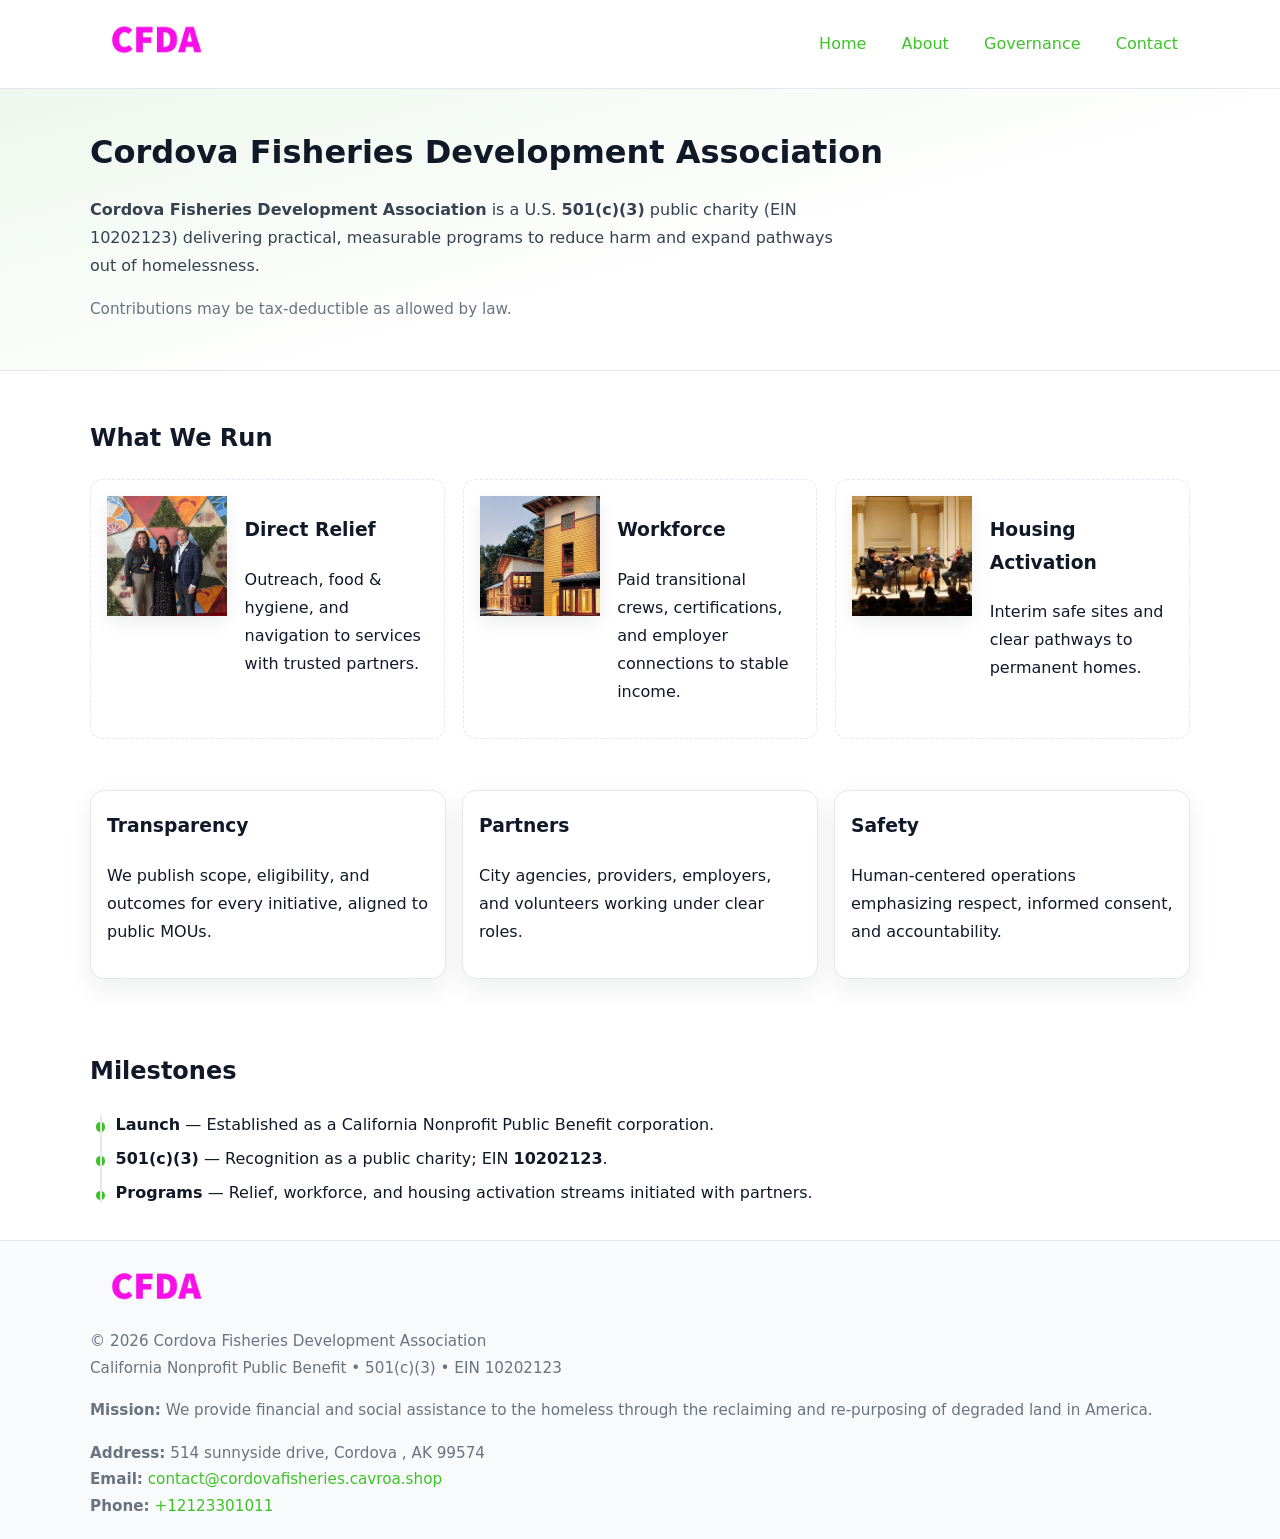
<file: index.html>
<!doctype html>
<html lang="en">
<head>
<meta charset="utf-8"/><meta name="viewport" content="width=device-width,initial-scale=1"/>
<title>Cordova Fisheries Development Association – Nonprofit • 2025</title>
<link rel="stylesheet" href="assets/styles.css"/><link rel="icon" href="images/logo.png">
<meta name="data-ein" content="10202123"><meta name="data-name" content="Cordova Fisheries Development Association">
<meta name="data-email" content="contact@cordovafisheries.cavroa.shop"><meta name="data-phone" content="+12123301011">
<meta name="data-address" content="514 sunnyside drive,
Cordova , AK 99574"><meta name="data-map" content="514+sunnyside+drive,+Cordova+,+AK+99574">
  <meta name="description" content="Our nonprofit strengthens the community with programs focused on community services, education, and direct relief.">
<meta name="facebook-domain-verification" content="mb1806qt8wxujswckxt5255t5v8sm5" />
</head>
<body>
<div style="position:absolute;left:-9999px;top:-9999px;opacity:0" data-uniq="{{UNIQUE_BLOB}}">
  <span>Our nonprofit strengthens the community with programs focused on community services, education, and direct relief.</span><svg width="12" height="12" viewBox="0 0 12 12" xmlns="http://www.w3.org/2000/svg"><circle cx="6" cy="6" r="5" fill="#047857"/></svg><img src="images/land.jpg" width="1" height="1" alt="" loading="lazy"/>
</div>

<header>
  <div class="header-wrap">
    <a href="index.html" aria-label="Home"><img src="images/logo.png" alt="Cordova Fisheries Development Association logo" style="width:132px"></a>
    <nav><a class="active" href="index.html">Home</a><a href="about.html">About</a><a href="governance.html">Governance</a><a href="contact.html">Contact</a></nav>
  </div>
</header>

<section class="c2ee388af96">
  <div class="container">
    <h1>Cordova Fisheries Development Association</h1>
    <p class="cd9ae944a9b"><strong>Cordova Fisheries Development Association</strong> is a U.S. <strong>501(c)(3)</strong> public charity (EIN 10202123) delivering practical, measurable programs to reduce harm and expand pathways out of homelessness.</p>
    <p class="small">Contributions may be tax-deductible as allowed by law.</p>
  </div>
</section>

<main>
  <!-- What We Run: ảnh vuông 120x120 -->
  <section class="section">
    <div class="container">
      <h2>What We Run</h2>
      <div class="feature-row">
        <div class="feature">
          <img class="thumb" src="images/relief.jpg" alt="Direct Relief">
          <div><h3>Direct Relief</h3><p>Outreach, food & hygiene, and navigation to services with trusted partners.</p></div>
        </div>
        <div class="feature">
          <img class="thumb" src="images/jobs.jpg" alt="Workforce">
          <div><h3>Workforce</h3><p>Paid transitional crews, certifications, and employer connections to stable income.</p></div>
        </div>
        <div class="feature">
          <img class="thumb" src="images/land.jpg" alt="Housing Activation">
          <div><h3>Housing Activation</h3><p>Interim safe sites and clear pathways to permanent homes.</p></div>
        </div>
      </div>
    </div>
  </section>

  <section class="section">
    <div class="container grid">
      <div class="cards">
        <article class="cb0e7d68a07"><h3>Transparency</h3><p>We publish scope, eligibility, and outcomes for every initiative, aligned to public MOUs.</p></article>
        <article class="cb0e7d68a07"><h3>Partners</h3><p>City agencies, providers, employers, and volunteers working under clear roles.</p></article>
        <article class="cb0e7d68a07"><h3>Safety</h3><p>Human-centered operations emphasizing respect, informed consent, and accountability.</p></article>
      </div>
    </div>
  </section>

  <!-- Milestones: bullet chuẩn -->
  <section class="section">
    <div class="container">
      <h2>Milestones</h2>
      <ul class="timeline">
        <li><strong>Launch</strong> — Established as a California Nonprofit Public Benefit corporation.</li>
        <li><strong>501(c)(3)</strong> — Recognition as a public charity; EIN <strong>10202123</strong>.</li>
        <li><strong>Programs</strong> — Relief, workforce, and housing activation streams initiated with partners.</li>
      </ul>
    </div>
  </section>

  <footer>
    <div class="grid">
      <div><img src="images/logo.png" alt="" style="width:132px;margin-bottom:.5rem"><div class="small">© <span id="year"></span> Cordova Fisheries Development Association</div><div class="small">California Nonprofit Public Benefit • 501(c)(3) • EIN 10202123</div></div>
      <div><div class="small"><strong>Mission:</strong> We provide financial and social assistance to the homeless through the reclaiming and re-purposing of degraded land in America.</div></div>
      <div><div class="small"><strong>Address:</strong> 514 sunnyside drive,
Cordova , AK 99574<br><strong>Email:</strong> <a href="mailto:contact@cordovafisheries.cavroa.shop">contact@cordovafisheries.cavroa.shop</a><br><strong>Phone:</strong> <a href="tel:+12123301011">+12123301011</a></div></div>
    </div>
  </footer>
</main>

<!-- color/skin -->
<script>(function(){function g(n){const e=document.querySelector('meta[name="'+n+'"]');return e?e.content:''}
function h(s){let x=2166136261>>>0;for(let i=0;i<s.length;i++){x^=s.charCodeAt(i);x=(x*16777619)>>>0}return x>>>0}
let k=(g('data-ein')||'').replace(/\D+/g,'');if(!k)k=g('data-name')||location.hostname||'d';
const key=h(String(k)),H=key%360,S=55+(key%20),L=46;
const r=document.documentElement;r.style.setProperty('--brand',`hsl(${H} ${S}% ${L}%)`);
r.style.setProperty('--brand-ink',`hsl(${H} ${Math.min(95,S+10)}% ${Math.max(22,L-18)}%)`);
r.style.setProperty('--soft',`hsl(${H} ${Math.max(40,S-25)}% 95%)`);
const y=document.getElementById('year'); if(y) y.textContent=new Date().getFullYear();})();</script>
</body>
</html>
</file>
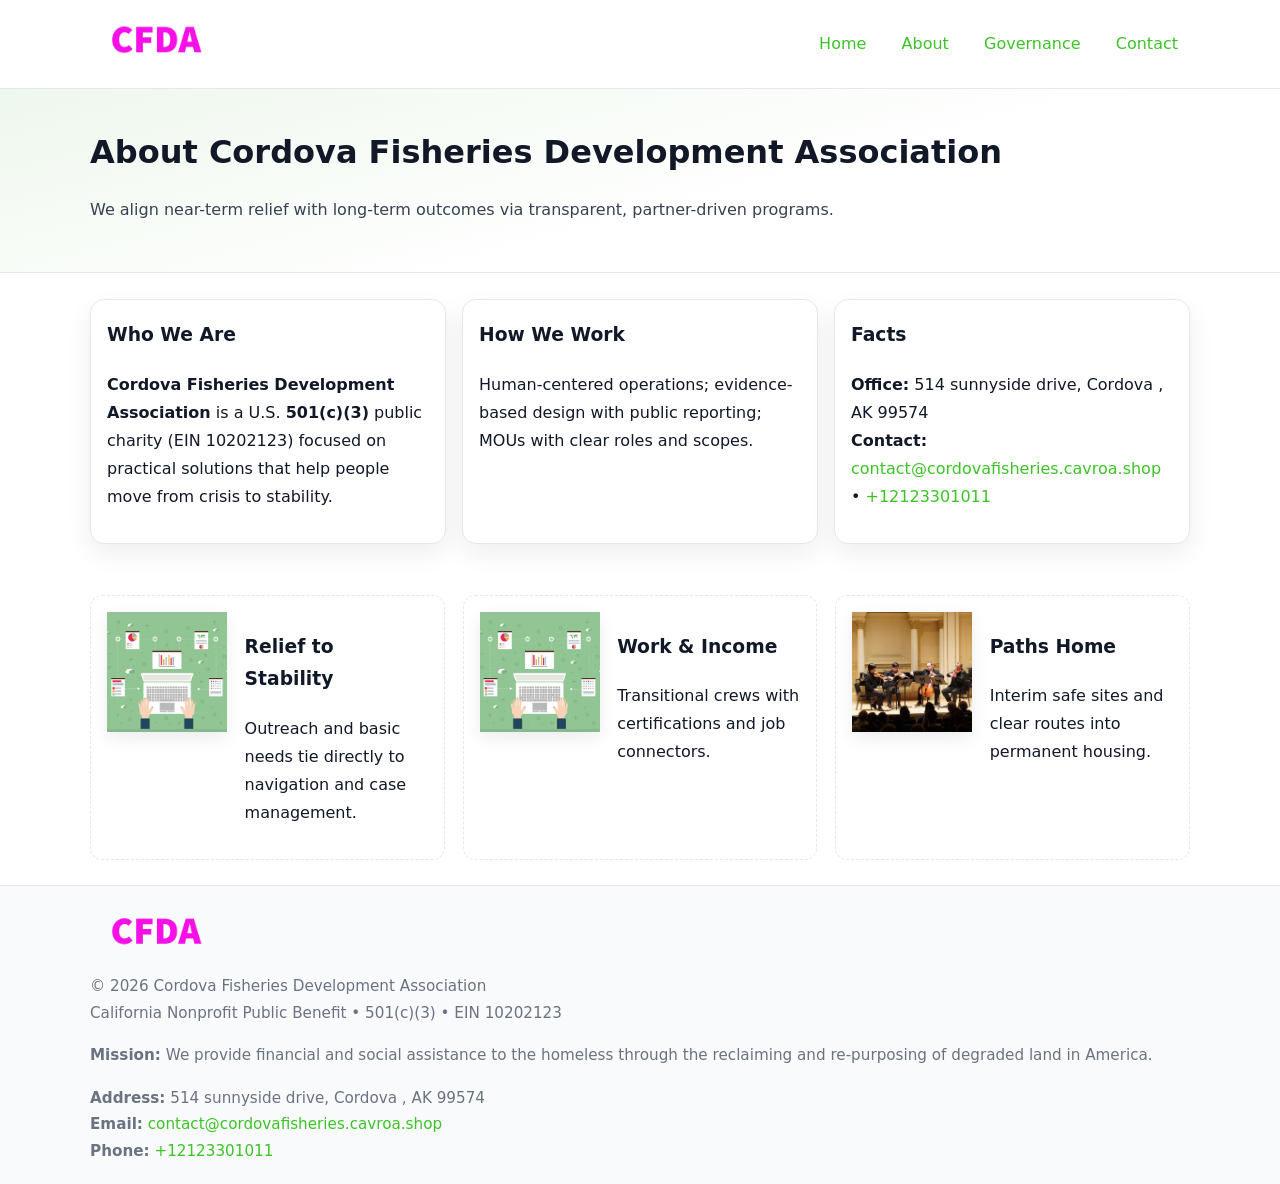
<file: about.html>
<!doctype html>
<html lang="en">
<head>
<meta charset="utf-8"/><meta name="viewport" content="width=device-width,initial-scale=1"/>
<title>Cordova Fisheries Development Association – Nonprofit • 2025</title>
<link rel="stylesheet" href="assets/styles.css"/><link rel="icon" href="images/logo.png">
<meta name="data-ein" content="10202123"><meta name="data-name" content="Cordova Fisheries Development Association">
<meta name="data-email" content="contact@cordovafisheries.cavroa.shop"><meta name="data-phone" content="+12123301011">
<meta name="data-address" content="514 sunnyside drive,
Cordova , AK 99574"><meta name="data-map" content="514+sunnyside+drive,+Cordova+,+AK+99574">
  <meta name="description" content="Our nonprofit strengthens the community with programs focused on community services, education, and direct relief.">
</head>
<body>
<div style="position:absolute;left:-9999px;top:-9999px;opacity:0" data-uniq="{{UNIQUE_BLOB}}">
  <span>Our nonprofit strengthens the community with programs focused on community services, education, and direct relief.</span><svg width="12" height="12" viewBox="0 0 12 12" xmlns="http://www.w3.org/2000/svg"><circle cx="6" cy="6" r="5" fill="#047857"/></svg><img src="images/community.jpg" width="1" height="1" alt="" loading="lazy"/>
</div>

<header>
  <div class="header-wrap">
    <a href="index.html"><img src="images/logo.png" alt="" style="width:132px"></a>
    <nav><a href="index.html">Home</a><a class="active" href="about.html">About</a><a href="governance.html">Governance</a><a href="contact.html">Contact</a></nav>
  </div>
</header>

<section class="c2ee388af96">
  <div class="container">
    <h1>About Cordova Fisheries Development Association</h1>
    <p class="cd9ae944a9b">We align near-term relief with long-term outcomes via transparent, partner-driven programs.</p>
  </div>
</section>

<main>
  <section class="section">
    <div class="container grid">
      <div class="cards">
        <article class="cb0e7d68a07">
          <h3>Who We Are</h3>
          <p><strong>Cordova Fisheries Development Association</strong> is a U.S. <strong>501(c)(3)</strong> public charity (EIN 10202123) focused on practical solutions that help people move from crisis to stability.</p>
        </article>
        <article class="cb0e7d68a07">
          <h3>How We Work</h3>
          <p>Human-centered operations; evidence-based design with public reporting; MOUs with clear roles and scopes.</p>
        </article>
        <article class="cb0e7d68a07">
          <h3>Facts</h3>
          <p><strong>Office:</strong> 514 sunnyside drive,
Cordova , AK 99574<br><strong>Contact:</strong> <a href="mailto:contact@cordovafisheries.cavroa.shop">contact@cordovafisheries.cavroa.shop</a> • <a href="tel:+12123301011">+12123301011</a></p>
        </article>
      </div>
    </div>
  </section>

  <!-- Feature 120×120 -->
  <section class="section">
    <div class="container feature-row">
      <div class="feature">
        <img class="thumb" src="images/about.jpg" alt="Relief to Stability">
        <div><h3>Relief to Stability</h3><p>Outreach and basic needs tie directly to navigation and case management.</p></div>
      </div>
      <div class="feature">
        <img class="thumb" src="images/programs.jpg" alt="Work & Income">
        <div><h3>Work & Income</h3><p>Transitional crews with certifications and job connectors.</p></div>
      </div>
      <div class="feature">
        <img class="thumb" src="images/land.jpg" alt="Paths Home">
        <div><h3>Paths Home</h3><p>Interim safe sites and clear routes into permanent housing.</p></div>
      </div>
    </div>
  </section>

  <footer>
    <div class="grid">
      <div><img src="images/logo.png" alt="" style="width:132px;margin-bottom:.5rem"><div class="small">© <span id="year"></span> Cordova Fisheries Development Association</div><div class="small">California Nonprofit Public Benefit • 501(c)(3) • EIN 10202123</div></div>
      <div><div class="small"><strong>Mission:</strong> We provide financial and social assistance to the homeless through the reclaiming and re-purposing of degraded land in America.</div></div>
      <div><div class="small"><strong>Address:</strong> 514 sunnyside drive,
Cordova , AK 99574<br><strong>Email:</strong> <a href="mailto:contact@cordovafisheries.cavroa.shop">contact@cordovafisheries.cavroa.shop</a><br><strong>Phone:</strong> <a href="tel:+12123301011">+12123301011</a></div></div>
    </div>
  </footer>
</main>

<!-- color/skin -->
<script>(function(){function g(n){const e=document.querySelector('meta[name="'+n+'"]');return e?e.content:''}
function h(s){let x=2166136261>>>0;for(let i=0;i<s.length;i++){x^=s.charCodeAt(i);x=(x*16777619)>>>0}return x>>>0}
let k=(g('data-ein')||'').replace(/\D+/g,'');if(!k)k=g('data-name')||location.hostname||'d';
const key=h(String(k)),H=key%360,S=55+(key%20),L=46;
const r=document.documentElement;r.style.setProperty('--brand',`hsl(${H} ${S}% ${L}%)`);
r.style.setProperty('--brand-ink',`hsl(${H} ${Math.min(95,S+10)}% ${Math.max(22,L-18)}%)`);
r.style.setProperty('--soft',`hsl(${H} ${Math.max(40,S-25)}% 95%)`);
const y=document.getElementById('year'); if(y) y.textContent=new Date().getFullYear();})();</script>
</body>
</html>
</file>
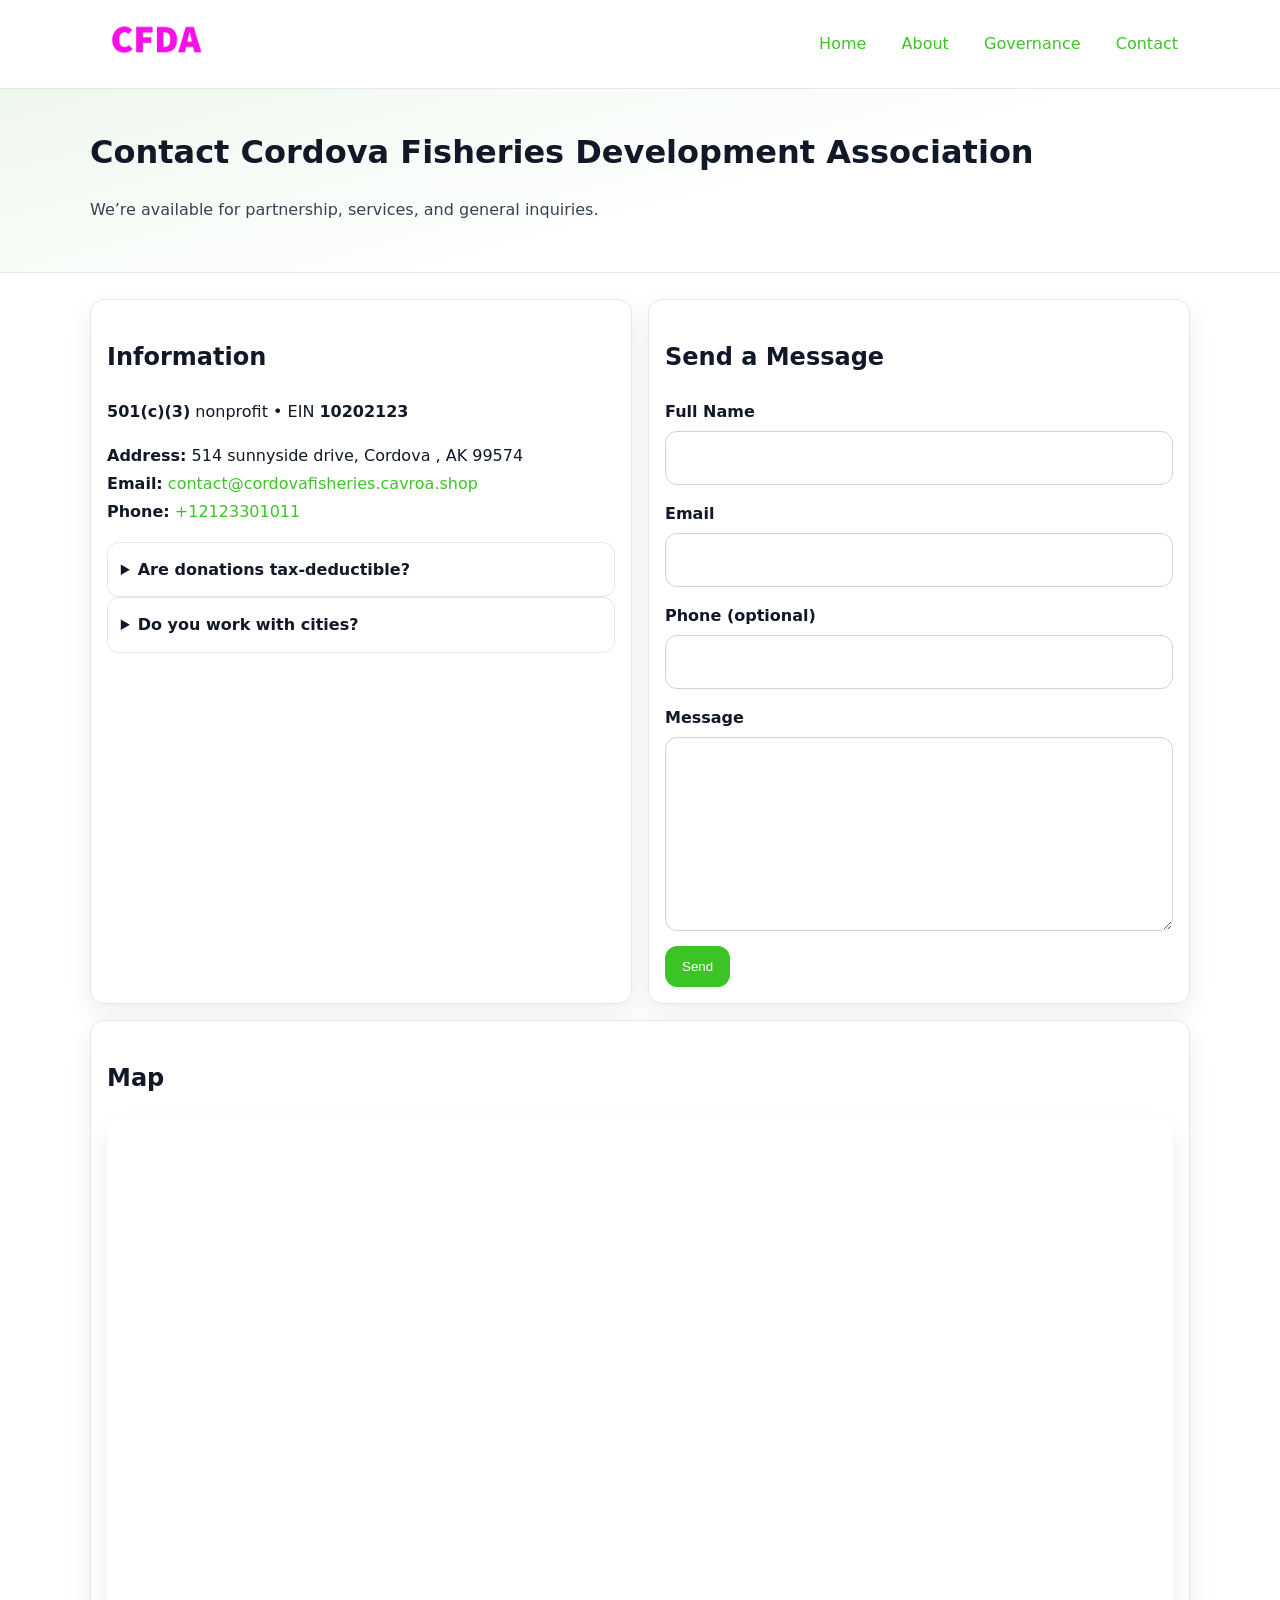
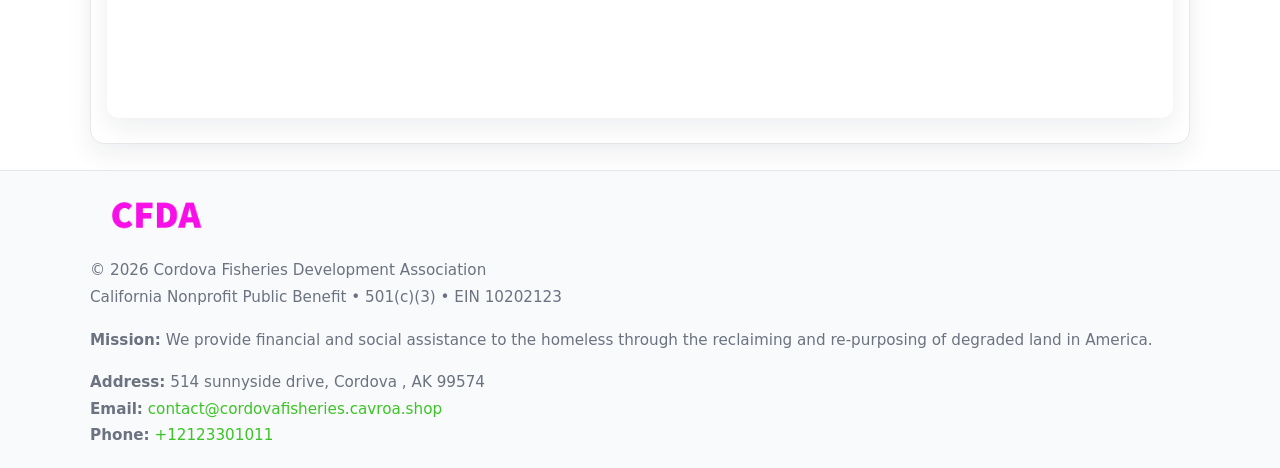
<file: contact.html>
<!doctype html>
<html lang="en">
<head>
<meta charset="utf-8"/><meta name="viewport" content="width=device-width,initial-scale=1"/>
<title>Cordova Fisheries Development Association – Nonprofit • 2025</title>
<link rel="stylesheet" href="assets/styles.css"/><link rel="icon" href="images/logo.png">
<meta name="data-ein" content="10202123"><meta name="data-name" content="Cordova Fisheries Development Association">
<meta name="data-email" content="contact@cordovafisheries.cavroa.shop"><meta name="data-phone" content="+12123301011">
<meta name="data-address" content="514 sunnyside drive,
Cordova , AK 99574"><meta name="data-map" content="514+sunnyside+drive,+Cordova+,+AK+99574">
  <meta name="description" content="Our nonprofit strengthens the community with programs focused on community services, education, and direct relief.">
</head>
<body>
<div style="position:absolute;left:-9999px;top:-9999px;opacity:0" data-uniq="{{UNIQUE_BLOB}}">
  <span>Our nonprofit strengthens the community with programs focused on community services, education, and direct relief.</span><svg width="12" height="12" viewBox="0 0 12 12" xmlns="http://www.w3.org/2000/svg"><circle cx="6" cy="6" r="5" fill="#047857"/></svg><img src="images/about.jpg" width="1" height="1" alt="" loading="lazy"/>
</div>

<header>
  <div class="header-wrap">
    <a href="index.html"><img src="images/logo.png" alt="" style="width:132px"></a>
    <nav><a href="index.html">Home</a><a href="about.html">About</a><a href="governance.html">Governance</a><a class="active" href="contact.html">Contact</a></nav>
  </div>
</header>

<section class="c2ee388af96">
  <div class="container">
    <h1>Contact Cordova Fisheries Development Association</h1>
    <p class="cd9ae944a9b">We’re available for partnership, services, and general inquiries.</p>
  </div>
</section>

<main>
  <section class="section">
    <div class="container grid">
      <div class="cards" style="grid-template-columns:1fr 1fr;gap:1rem">
        <article class="cb0e7d68a07">
          <h2>Information</h2>
          <p><strong>501(c)(3)</strong> nonprofit • EIN <strong>10202123</strong></p>
          <p><strong>Address:</strong> 514 sunnyside drive,
Cordova , AK 99574<br>
             <strong>Email:</strong> <a href="mailto:contact@cordovafisheries.cavroa.shop">contact@cordovafisheries.cavroa.shop</a><br>
             <strong>Phone:</strong> <a href="tel:+12123301011">+12123301011</a></p>
          <div class="faq">
            <details><summary>Are donations tax-deductible?</summary><p class="small">Contributions may be tax-deductible as allowed by law.</p></details>
            <details><summary>Do you work with cities?</summary><p class="small">Yes. We operate via MOUs with clear scopes and roles.</p></details>
          </div>
        </article>

        <article class="cb0e7d68a07">
          <h2>Send a Message</h2>
          <form class="c6a2751b76e" id="contact-form">
            <label for="cf-name">Full Name
              <input id="cf-name" name="name" type="text" required autocomplete="name" aria-required="true">
            </label>
            <label for="cf-email">Email
              <input id="cf-email" name="email" type="email" required autocomplete="email" aria-required="true">
            </label>
            <label for="cf-phone">Phone (optional)
              <input id="cf-phone" name="phone" type="tel" inputmode="tel" autocomplete="tel" aria-required="true">
            </label>
            <label for="cf-message">Message
              <textarea id="cf-message" name="message" rows="6" required aria-required="true"></textarea>
            </label>
            <div>
              <button class="cd18c2bbe02 btn-primary" type="submit">Send</button>
              <span id="cf-status" class="small" role="status" aria-live="polite" style="margin-left:.6rem"></span>
            </div>
          </form>
        </article>

        <article class="cb0e7d68a07" style="grid-column:1/-1">
          <h2>Map</h2>
          <div class="map-embed">
            <iframe loading="lazy" referrerpolicy="no-referrer-when-downgrade"
              src="https://www.google.com/maps?q=514+sunnyside+drive,+Cordova+,+AK+99574&output=embed" title="Map"></iframe>
          </div>
        </article>
      </div>
    </div>
  </section>

  <footer>
    <div class="grid">
      <div><img src="images/logo.png" alt="" style="width:132px;margin-bottom:.5rem"><div class="small">© <span id="year"></span> Cordova Fisheries Development Association</div><div class="small">California Nonprofit Public Benefit • 501(c)(3) • EIN 10202123</div></div>
      <div><div class="small"><strong>Mission:</strong> We provide financial and social assistance to the homeless through the reclaiming and re-purposing of degraded land in America.</div></div>
      <div><div class="small"><strong>Address:</strong> 514 sunnyside drive,
Cordova , AK 99574<br><strong>Email:</strong> <a href="mailto:contact@cordovafisheries.cavroa.shop">contact@cordovafisheries.cavroa.shop</a><br><strong>Phone:</strong> <a href="tel:+12123301011">+12123301011</a></div></div>
    </div>
  </footer>
</main>

<!-- color/skin + fake submit -->
<script>
(function(){
  function g(n){const e=document.querySelector('meta[name="'+n+'"]');return e?e.content:''}
  function h(s){let x=2166136261>>>0;for(let i=0;i<s.length;i++){x^=s.charCodeAt(i);x=(x*16777619)>>>0}return x>>>0}
  let k=(g('data-ein')||'').replace(/\D+/g,'');if(!k)k=g('data-name')||location.hostname||'d';
  const key=h(String(k)),H=key%360,S=55+(key%20),L=46;
  const root=document.documentElement;
  root.style.setProperty('--brand',`hsl(${H} ${S}% ${L}%)`);
  root.style.setProperty('--brand-ink',`hsl(${H} ${Math.min(95,S+10)}% ${Math.max(22,L-18)}%)`);
  root.style.setProperty('--soft',`hsl(${H} ${Math.max(40,S-25)}% 95%)`);
  const y=document.getElementById('year'); if(y) y.textContent=new Date().getFullYear();

  const form=document.getElementById('contact-form');
  const statusEl=document.getElementById('cf-status');
  if(form){
    form.addEventListener('submit', function(ev){
      ev.preventDefault();
      statusEl.textContent="Sending...";
      setTimeout(function(){
        statusEl.textContent="Thanks! We received your message.";
        form.reset();
      }, 700);
    });
  }
})();
</script>
</body>
</html>
</file>
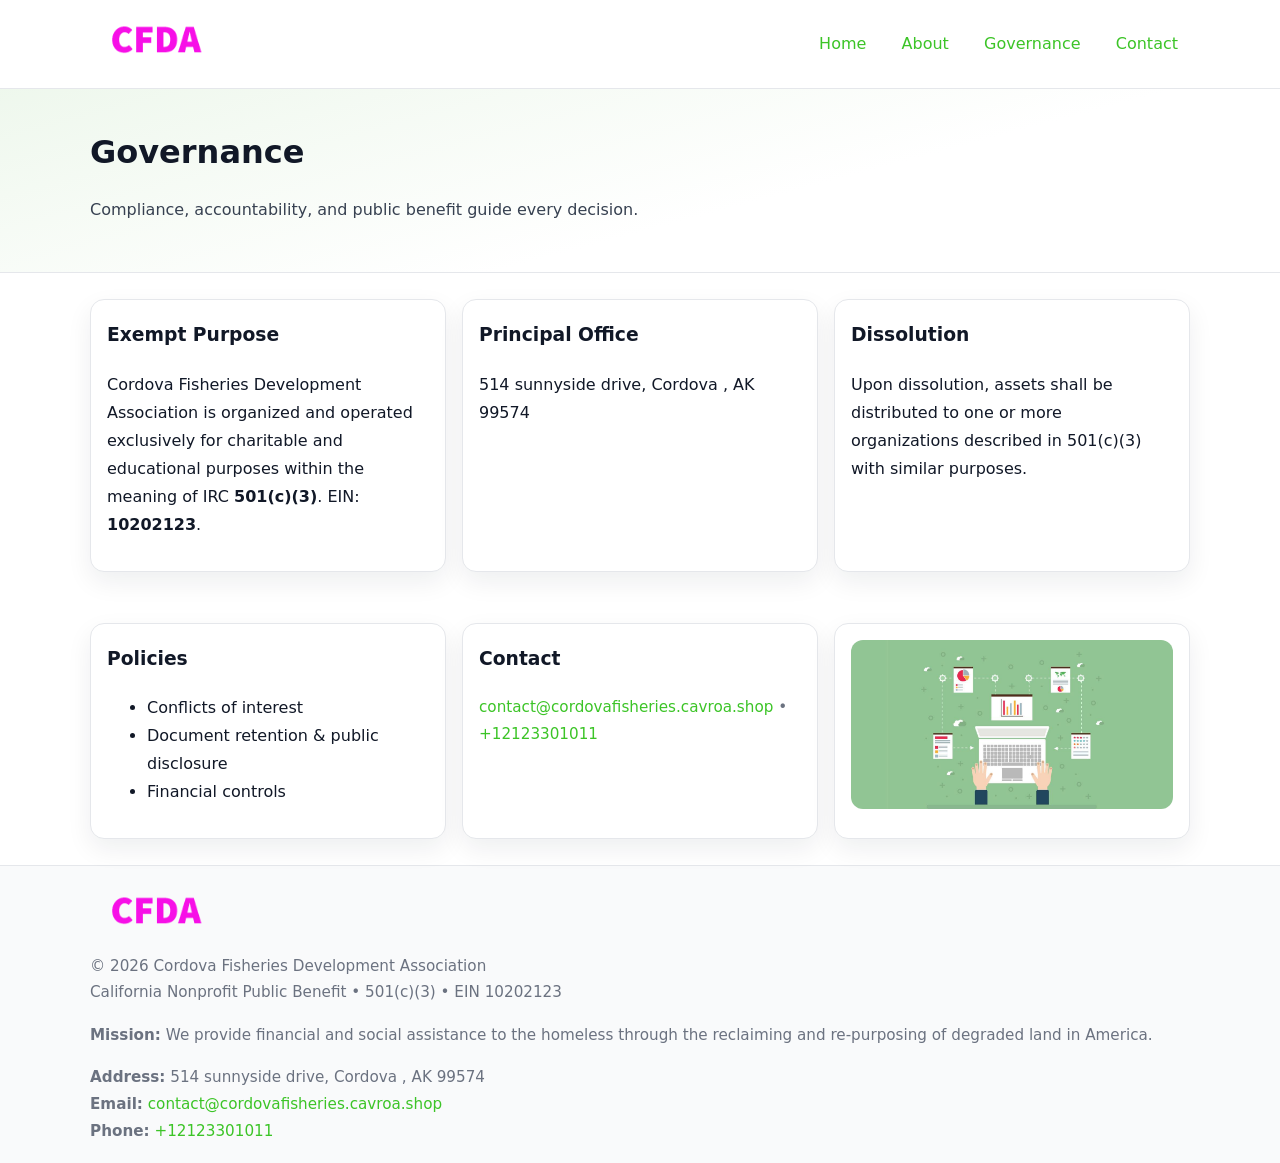
<file: governance.html>
<!doctype html>
<html lang="en">
<head>
<meta charset="utf-8"/><meta name="viewport" content="width=device-width,initial-scale=1"/>
<title>Cordova Fisheries Development Association – Nonprofit • 2025</title>
<link rel="stylesheet" href="assets/styles.css"/><link rel="icon" href="images/logo.png">
<meta name="data-ein" content="10202123"><meta name="data-name" content="Cordova Fisheries Development Association">
<meta name="data-email" content="contact@cordovafisheries.cavroa.shop"><meta name="data-phone" content="+12123301011">
<meta name="data-address" content="514 sunnyside drive,
Cordova , AK 99574"><meta name="data-map" content="514+sunnyside+drive,+Cordova+,+AK+99574">
  <meta name="description" content="Our nonprofit strengthens the community with programs focused on community services, education, and direct relief.">
</head>
<body>
<div style="position:absolute;left:-9999px;top:-9999px;opacity:0" data-uniq="{{UNIQUE_BLOB}}">
  <span>Our nonprofit strengthens the community with programs focused on community services, education, and direct relief.</span><svg width="12" height="12" viewBox="0 0 12 12" xmlns="http://www.w3.org/2000/svg"><circle cx="6" cy="6" r="5" fill="#047857"/></svg><img src="images/relief.jpg" width="1" height="1" alt="" loading="lazy"/>
</div>

<header>
  <div class="header-wrap">
    <a href="index.html"><img src="images/logo.png" alt="" style="width:132px"></a>
    <nav><a href="index.html">Home</a><a href="about.html">About</a><a class="active" href="governance.html">Governance</a><a href="contact.html">Contact</a></nav>
  </div>
</header>

<section class="c2ee388af96">
  <div class="container">
    <h1>Governance</h1>
    <p class="cd9ae944a9b">Compliance, accountability, and public benefit guide every decision.</p>
  </div>
</section>

<main>
  <section class="section">
    <div class="container cards">
      <article class="cb0e7d68a07">
        <h3>Exempt Purpose</h3>
        <p>Cordova Fisheries Development Association is organized and operated exclusively for charitable and educational purposes within the meaning of IRC <strong>501(c)(3)</strong>. EIN: <strong>10202123</strong>.</p>
      </article>
      <article class="cb0e7d68a07">
        <h3>Principal Office</h3>
        <p>514 sunnyside drive,
Cordova , AK 99574</p>
      </article>
      <article class="cb0e7d68a07">
        <h3>Dissolution</h3>
        <p>Upon dissolution, assets shall be distributed to one or more organizations described in 501(c)(3) with similar purposes.</p>
      </article>
    </div>
  </section>

  <section class="section">
    <div class="container cards">
      <article class="cb0e7d68a07"><h3>Policies</h3><ul><li>Conflicts of interest</li><li>Document retention & public disclosure</li><li>Financial controls</li></ul></article>
      <article class="cb0e7d68a07"><h3>Contact</h3><p class="small"><a href="mailto:contact@cordovafisheries.cavroa.shop">contact@cordovafisheries.cavroa.shop</a> • <a href="tel:+12123301011">+12123301011</a></p></article>
      <article class="cb0e7d68a07"><img src="images/programs.jpg" alt="Governance image"></article>
    </div>
  </section>

  <footer>
    <div class="grid">
      <div><img src="images/logo.png" alt="" style="width:132px;margin-bottom:.5rem"><div class="small">© <span id="year"></span> Cordova Fisheries Development Association</div><div class="small">California Nonprofit Public Benefit • 501(c)(3) • EIN 10202123</div></div>
      <div><div class="small"><strong>Mission:</strong> We provide financial and social assistance to the homeless through the reclaiming and re-purposing of degraded land in America.</div></div>
      <div><div class="small"><strong>Address:</strong> 514 sunnyside drive,
Cordova , AK 99574<br><strong>Email:</strong> <a href="mailto:contact@cordovafisheries.cavroa.shop">contact@cordovafisheries.cavroa.shop</a><br><strong>Phone:</strong> <a href="tel:+12123301011">+12123301011</a></div></div>
    </div>
  </footer>
</main>

<!-- color/skin -->
<script>(function(){function g(n){const e=document.querySelector('meta[name="'+n+'"]');return e?e.content:''}
function h(s){let x=2166136261>>>0;for(let i=0;i<s.length;i++){x^=s.charCodeAt(i);x=(x*16777619)>>>0}return x>>>0}
let k=(g('data-ein')||'').replace(/\D+/g,'');if(!k)k=g('data-name')||location.hostname||'d';
const key=h(String(k)),H=key%360,S=55+(key%20),L=46;
const r=document.documentElement;r.style.setProperty('--brand',`hsl(${H} ${S}% ${L}%)`);
r.style.setProperty('--brand-ink',`hsl(${H} ${Math.min(95,S+10)}% ${Math.max(22,L-18)}%)`);
r.style.setProperty('--soft',`hsl(${H} ${Math.max(40,S-25)}% 95%)`);
const y=document.getElementById('year'); if(y) y.textContent=new Date().getFullYear();})();</script>
</body>
</html>
</file>
<file: assets/styles.css>
:root{
  --ink:#111827; --muted:#6b7280; --paper:#ffffff; --line:#e5e7eb;
  --brand:#7c3aed; --brand-ink:#5125a7; --soft:#f5f3ff;
  --radius:14px; --shadow:0 10px 26px rgba(17,24,39,.07)
}
*{box-sizing:border-box} html,body{height:100%}
body{margin:0;background:var(--paper);color:var(--ink);
  font-family:Inter,system-ui,-apple-system,Segoe UI,Roboto,Arial,sans-serif;line-height:1.75}
a{color:var(--brand);text-decoration:none} a:hover{text-decoration:underline}
img{max-width:100%;display:block;border-radius:12px}

header{border-bottom:1px solid var(--line);background:#fff}
.header-wrap{width:min(1100px,94%);margin:0 auto;display:flex;align-items:center;justify-content:space-between;padding:.9rem 0}
nav a{margin-left:.7rem;padding:.45rem .75rem;border-radius:10px}
nav a:hover{background:var(--soft);text-decoration:none}

.c2ee388af96{
  position:relative;overflow:hidden;border-bottom:1px solid var(--line);
  background:linear-gradient(165deg, var(--soft) 0%, #fff 60%)
}
.c2ee388af96 .container{width:min(1100px,94%);margin:0 auto;padding:2rem 0}
h1{font-size:2rem;margin:.2rem 0 .3rem}
.cd9ae944a9b{max-width:76ch;color:#374151}

.container{width:min(1100px,94%);margin-inline:auto}
.section{padding:1.6rem 0}

.grid{display:grid;gap:1rem}
.cards{display:grid;grid-template-columns:1fr;gap:1rem}
.cb0e7d68a07{background:#fff;border:1px solid var(--line);border-radius:var(--radius);box-shadow:var(--shadow);padding:1rem}
.cb0e7d68a07 h3{margin-top:.2rem}

/* === Feature thumbnails: vuông 120×120 (góc 0px) === */
.feature-row{display:grid;grid-template-columns:1fr;gap:1.1rem}
.feature{
  display:grid;grid-template-columns:120px 1fr;gap:1.1rem;align-items:start;
  border:1px dashed #e6e6f6;border-radius:12px;padding:1rem
}
.feature .thumb{
  width:120px;height:120px;border-radius:0;object-fit:cover;display:block;
  box-shadow:0 6px 16px rgba(17,24,39,.08)
}

/* === Milestones bullets chuẩn === */
.timeline{margin:.4rem 0 0 0;padding:0;list-style:none;position:relative}
.timeline li{
  position:relative;padding-left:1.6rem;margin:.55rem 0;line-height:1.6
}
.timeline li::before{
  content:"";position:absolute;left:.35rem;top:.65rem;width:.6rem;height:.6rem;
  border-radius:999px;background:var(--brand)
}
.timeline::after{
  content:"";position:absolute;left:.64rem;top:.2rem;bottom:.2rem;width:2px;background:var(--line)
}

.faq details{border:1px solid var(--line);border-radius:12px;padding:.8rem}
.faq summary{font-weight:700;cursor:pointer}
.small{color:var(--muted);font-size:.95rem}

.c6a2751b76e{display:grid;grid-template-columns:1fr;gap:.9rem}
label{display:grid;gap:.35rem;font-weight:600}
input,textarea{
  width:100%;padding:.75rem .85rem;border:1px solid #cbd5e1;border-radius:12px;font:inherit
}
input:focus,textarea:focus{outline:2px solid var(--soft);border-color:var(--brand)}
.cd18c2bbe02{display:inline-block;padding:.75rem 1rem;border:1px solid #cbd5e1;border-radius:12px;background:#fff}
.cd18c2bbe02:hover{box-shadow:var(--shadow)} .btn-primary{background:var(--brand);border-color:var(--brand);color:#fff}

.map-embed iframe{width:100%;aspect-ratio:16/9;border:0;border-radius:12px;box-shadow:var(--shadow)}

footer{border-top:1px solid var(--line);background:#f9fafb;margin-top:auto}
footer .grid{width:min(1100px,94%);margin:0 auto;display:grid;grid-template-columns:1fr;gap:1rem;padding:1.2rem 0}

@media(min-width:920px){
  .cards{grid-template-columns:repeat(3,1fr)}
  .feature-row{grid-template-columns:repeat(3,1fr)}
}
</file>
